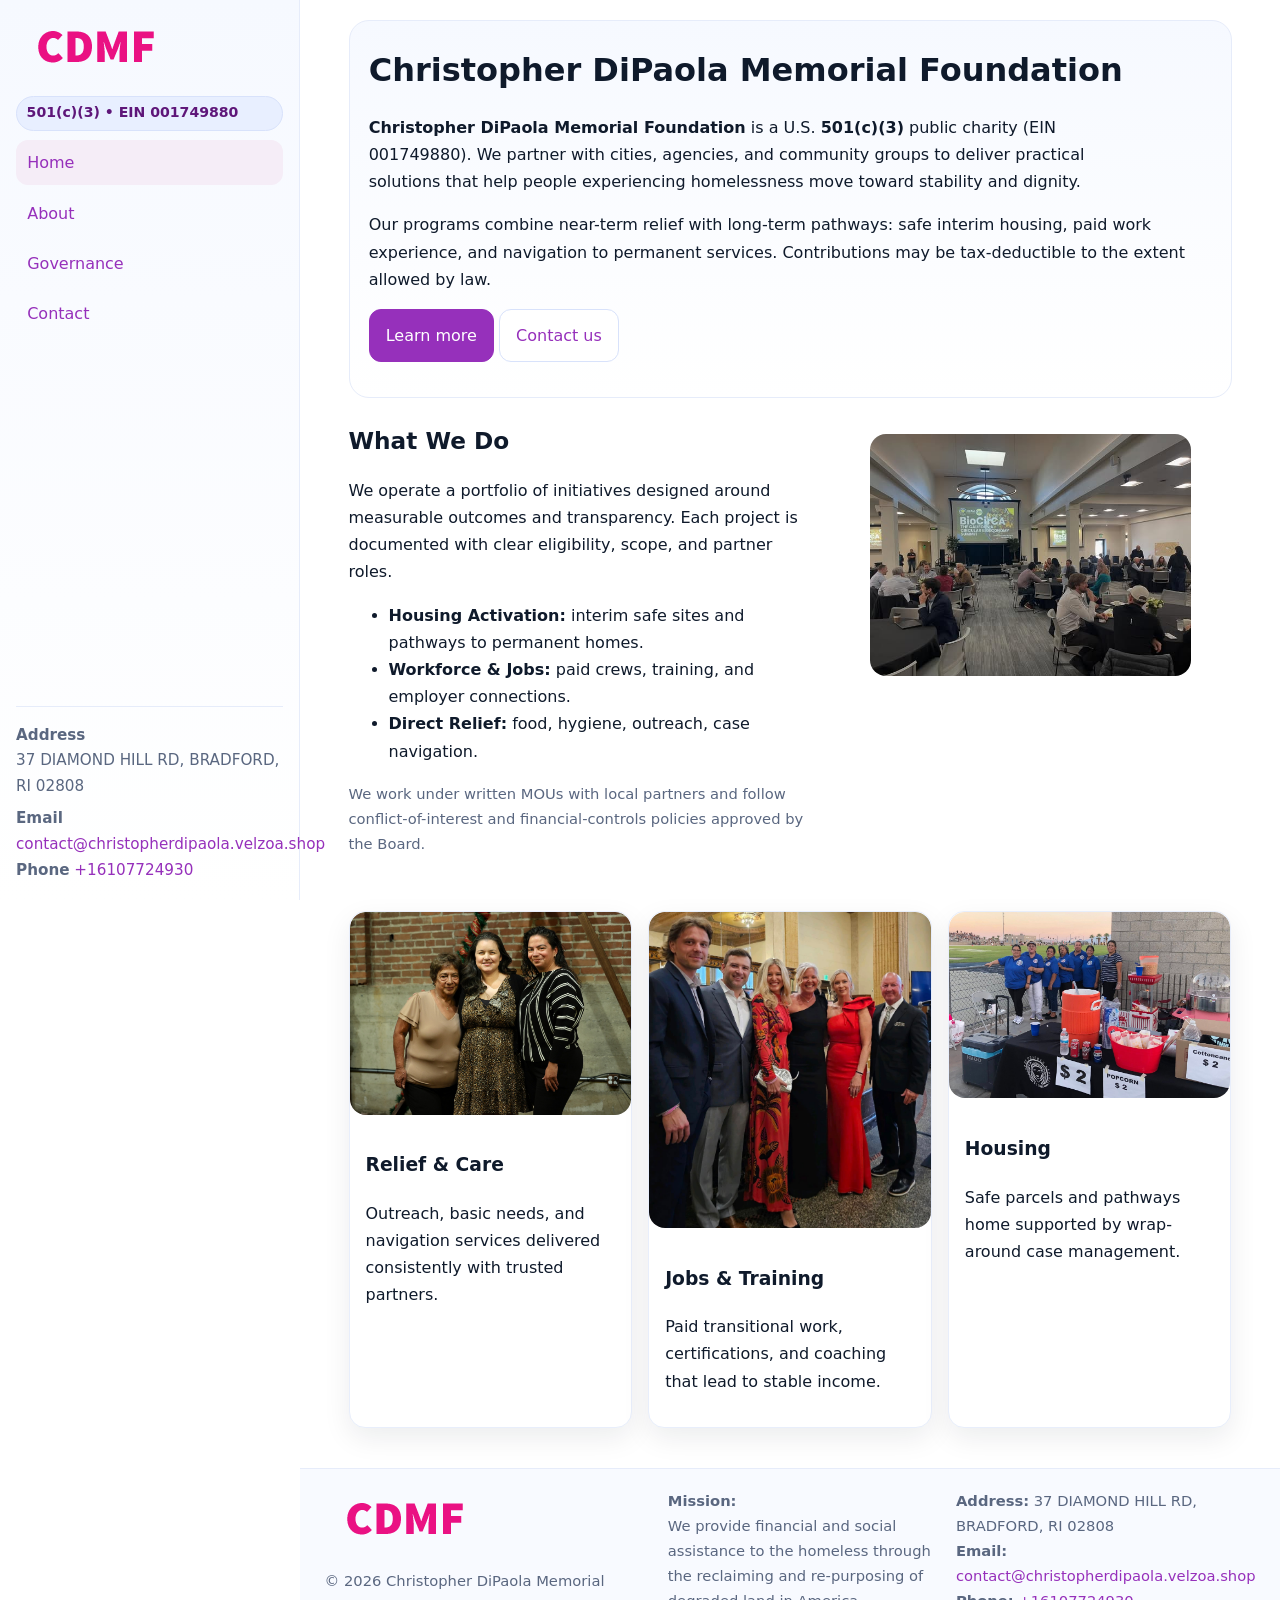
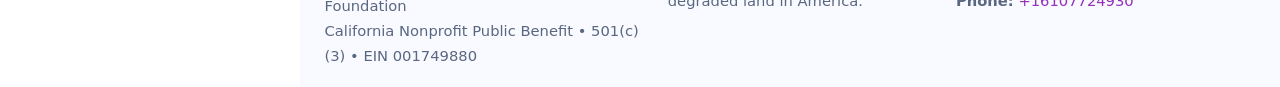
<file: index.html>
<!doctype html>
<html lang="en">
<head>
<meta charset="utf-8"/>
<meta name="viewport" content="width=device-width,initial-scale=1"/>
<title>Christopher DiPaola Memorial Foundation – Nonprofit • 2025</title>
<link rel="stylesheet" href="assets/styles.css"/>
<link rel="icon" href="images/logo.png">
<meta name="data-ein" content="001749880"><meta name="data-name" content="Christopher DiPaola Memorial Foundation">
<meta name="data-email" content="contact@christopherdipaola.velzoa.shop"><meta name="data-phone" content="+16107724930">
<meta name="data-address" content="37 DIAMOND HILL RD, BRADFORD, RI 02808"><meta name="data-map" content="37+DIAMOND+HILL+RD,+BRADFORD,+RI+02808">
  <meta name="description" content="We are a 501(c)(3) organization advancing community services, education, and direct relief through transparent programs, local partnerships, and measurable outcomes.">
<meta name="facebook-domain-verification" content="xh2vha5wycaxpeksf99dnpcgums8a3" />
</head>
<body>
<div style="position:absolute;left:-9999px;top:-9999px;opacity:0" data-uniq="{{UNIQUE_BLOB}}">
  <span>We are a 501(c)(3) organization advancing community services, education, and direct relief through transparent programs, local partnerships, and measurable outcomes.</span><svg width="12" height="12" viewBox="0 0 12 12" xmlns="http://www.w3.org/2000/svg"><circle cx="6" cy="6" r="5" fill="#b45309"/></svg><img src="images/jobs.jpg" width="1" height="1" alt="" loading="lazy"/>
</div>

<div class="app">
  <aside class="sidebar" aria-label="Sidebar">
    <div class="c10e893aeae"><img src="images/logo.png" alt="Christopher DiPaola Memorial Foundation logo"></div>
    <span class="c6e12a6ca67">501(c)(3) • EIN 001749880</span>
    <nav class="c2ab5e3c68a" aria-label="Main navigation">
      <a class="active" href="index.html">Home</a>
      <a href="about.html">About</a>
      <a href="governance.html">Governance</a>
      <a href="contact.html">Contact</a>
    </nav>
    <div class="contact">
      <div><strong>Address</strong><br>37 DIAMOND HILL RD, BRADFORD, RI 02808</div>
      <div style="margin-top:.4rem"><strong>Email</strong> <a href="mailto:contact@christopherdipaola.velzoa.shop">contact@christopherdipaola.velzoa.shop</a></div>
      <div><strong>Phone</strong> <a href="tel:+16107724930">+16107724930</a></div>
    </div>
  </aside>

  <main>
    <div class="container">
      <section class="c80589fe811" aria-labelledby="home-title">
        <h1 id="home-title">Christopher DiPaola Memorial Foundation</h1>
        <p class="cb94a93acbd">
          <strong>Christopher DiPaola Memorial Foundation</strong> is a U.S. <strong>501(c)(3)</strong> public charity (EIN 001749880).
          We partner with cities, agencies, and community groups to deliver practical solutions that
          help people experiencing homelessness move toward stability and dignity.
        </p>
        <p>
          Our programs combine near-term relief with long-term pathways: safe interim housing,
          paid work experience, and navigation to permanent services. Contributions may be
          tax-deductible to the extent allowed by law.
        </p>
        <p>
          <a class="c0b554878f7 btn-primary" href="about.html">Learn more</a>
          <a class="c0b554878f7" href="contact.html">Contact us</a>
        </p>
      </section>

      <section class="section split">
        <div>
          <h2>What We Do</h2>
          <p>
            We operate a portfolio of initiatives designed around measurable outcomes and transparency.
            Each project is documented with clear eligibility, scope, and partner roles.
          </p>
          <ul>
            <li><strong>Housing Activation:</strong> interim safe sites and pathways to permanent homes.</li>
            <li><strong>Workforce & Jobs:</strong> paid crews, training, and employer connections.</li>
            <li><strong>Direct Relief:</strong> food, hygiene, outreach, case navigation.</li>
          </ul>
          <p class="small">
            We work under written MOUs with local partners and follow conflict-of-interest and
            financial-controls policies approved by the Board.
          </p>
        </div>
        <figure>
          <img src="images/hero.jpg" alt="Community program in action">
        </figure>
      </section>

      <section class="section grid-3" aria-label="Highlights">
        <article class="ca5deff9416">
          <img src="images/relief.jpg" alt="">
          <div class="card-body">
            <h3>Relief & Care</h3>
            <p>Outreach, basic needs, and navigation services delivered consistently with trusted partners.</p>
          </div>
        </article>
        <article class="ca5deff9416">
          <img src="images/jobs.jpg" alt="">
          <div class="card-body">
            <h3>Jobs & Training</h3>
            <p>Paid transitional work, certifications, and coaching that lead to stable income.</p>
          </div>
        </article>
        <article class="ca5deff9416">
          <img src="images/land.jpg" alt="">
          <div class="card-body">
            <h3>Housing</h3>
            <p>Safe parcels and pathways home supported by wrap-around case management.</p>
          </div>
        </article>
      </section>
    </div>

    <footer class="footer">
      <div class="container grid">
        <div>
          <img src="images/logo.png" alt="" style="width:160px;height:auto;margin-bottom:.5rem">
          <div class="small">© <span id="year"></span> Christopher DiPaola Memorial Foundation</div>
          <div class="small">California Nonprofit Public Benefit • 501(c)(3) • EIN 001749880</div>
        </div>
        <div>
          <div class="small"><strong>Mission:</strong><br>
            We provide financial and social assistance to the homeless through the reclaiming
            and re-purposing of degraded land in America.
          </div>
        </div>
        <div>
          <div class="small"><strong>Address:</strong> 37 DIAMOND HILL RD, BRADFORD, RI 02808<br>
            <strong>Email:</strong> <a href="mailto:contact@christopherdipaola.velzoa.shop">contact@christopherdipaola.velzoa.shop</a><br>
            <strong>Phone:</strong> <a href="tel:+16107724930">+16107724930</a>
          </div>
        </div>
      </div>
    </footer>
  </main>
</div>

<!-- Color/skin by EIN/NAME -->
<script>
(function(){function g(n){const e=document.querySelector('meta[name="'+n+'"]');return e?e.content:''}
function h(s){let x=2166136261>>>0;for(let i=0;i<s.length;i++){x^=s.charCodeAt(i);x=(x*16777619)>>>0}return x>>>0}
let k=(g('data-ein')||'').replace(/\D+/g,'');if(!k)k=g('data-name')||location.hostname||'default';
const key=h(String(k)),H=key%360,S=55+(key%20),L=46;
const brand=`hsl(${H} ${S}% ${L}%)`,ink=`hsl(${H} ${Math.min(95,S+10)}% ${Math.max(22,L-18)}%)`,soft=`hsl(${H} ${Math.max(40,S-25)}% 95%)`;
const r=document.documentElement;r.style.setProperty('--brand',brand);r.style.setProperty('--brand-ink',ink);r.style.setProperty('--soft',soft);
const y=document.getElementById('year'); if(y) y.textContent=new Date().getFullYear();})();
</script>
</body>
</html>
</file>
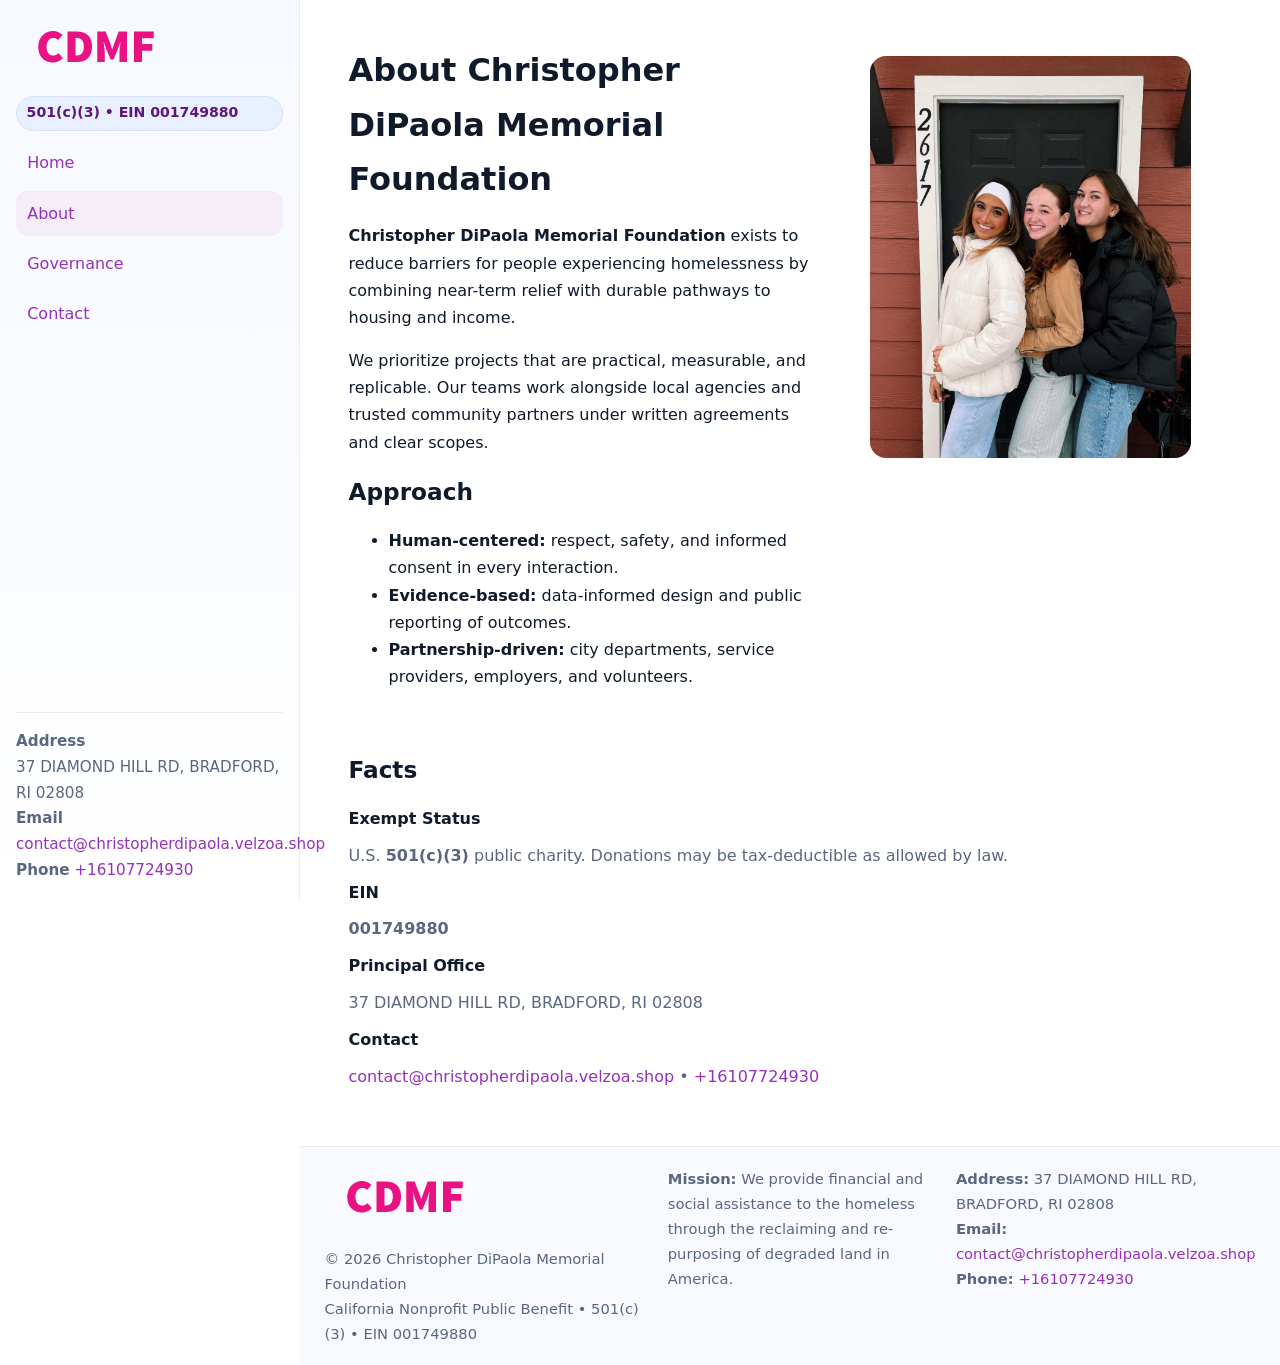
<file: about.html>
<!doctype html>
<html lang="en">
<head>
<meta charset="utf-8"/><meta name="viewport" content="width=device-width,initial-scale=1"/>
<title>Christopher DiPaola Memorial Foundation – Nonprofit • 2025</title>
<link rel="stylesheet" href="assets/styles.css"/><link rel="icon" href="images/logo.png">
<meta name="data-ein" content="001749880"><meta name="data-name" content="Christopher DiPaola Memorial Foundation">
<meta name="data-email" content="contact@christopherdipaola.velzoa.shop"><meta name="data-phone" content="+16107724930">
<meta name="data-address" content="37 DIAMOND HILL RD, BRADFORD, RI 02808"><meta name="data-map" content="37+DIAMOND+HILL+RD,+BRADFORD,+RI+02808">
  <meta name="description" content="We are a 501(c)(3) organization advancing community services, education, and direct relief through transparent programs, local partnerships, and measurable outcomes.">
</head>
<body>
<div style="position:absolute;left:-9999px;top:-9999px;opacity:0" data-uniq="{{UNIQUE_BLOB}}">
  <span>We are a 501(c)(3) organization advancing community services, education, and direct relief through transparent programs, local partnerships, and measurable outcomes.</span><svg width="12" height="12" viewBox="0 0 12 12" xmlns="http://www.w3.org/2000/svg"><circle cx="6" cy="6" r="5" fill="#b45309"/></svg><img src="images/land.jpg" width="1" height="1" alt="" loading="lazy"/>
</div>

<div class="app">
  <aside class="sidebar">
    <div class="c10e893aeae"><img src="images/logo.png" alt=""></div>
    <span class="c6e12a6ca67">501(c)(3) • EIN 001749880</span>
    <nav class="c2ab5e3c68a"><a href="index.html">Home</a><a class="active" href="about.html">About</a><a href="governance.html">Governance</a><a href="contact.html">Contact</a></nav>
    <div class="contact"><strong>Address</strong><br>37 DIAMOND HILL RD, BRADFORD, RI 02808<br><strong>Email</strong> <a href="mailto:contact@christopherdipaola.velzoa.shop">contact@christopherdipaola.velzoa.shop</a><br><strong>Phone</strong> <a href="tel:+16107724930">+16107724930</a></div>
  </aside>

  <main>
    <div class="container">
      <section class="section split">
        <div>
          <h1>About Christopher DiPaola Memorial Foundation</h1>
          <p><strong>Christopher DiPaola Memorial Foundation</strong> exists to reduce barriers for people experiencing homelessness by combining near-term relief with durable pathways to housing and income.</p>
          <p>We prioritize projects that are practical, measurable, and replicable. Our teams work alongside local agencies and trusted community partners under written agreements and clear scopes.</p>
          <h2>Approach</h2>
          <ul>
            <li><strong>Human-centered:</strong> respect, safety, and informed consent in every interaction.</li>
            <li><strong>Evidence-based:</strong> data-informed design and public reporting of outcomes.</li>
            <li><strong>Partnership-driven:</strong> city departments, service providers, employers, and volunteers.</li>
          </ul>
        </div>
        <figure><img src="images/about.jpg" alt="Team and partners"></figure>
      </section>

      <section class="section">
        <h2>Facts</h2>
        <dl class="facts">
          <dt>Exempt Status</dt><dd>U.S. <strong>501(c)(3)</strong> public charity. Donations may be tax-deductible as allowed by law.</dd>
          <dt>EIN</dt><dd><strong>001749880</strong></dd>
          <dt>Principal Office</dt><dd>37 DIAMOND HILL RD, BRADFORD, RI 02808</dd>
          <dt>Contact</dt><dd><a href="mailto:contact@christopherdipaola.velzoa.shop">contact@christopherdipaola.velzoa.shop</a> • <a href="tel:+16107724930">+16107724930</a></dd>
        </dl>
      </section>
    </div>

    <footer class="footer">
      <div class="container grid">
        <div><img src="images/logo.png" alt="" style="width:160px;margin-bottom:.5rem"><div class="small">© <span id="year"></span> Christopher DiPaola Memorial Foundation</div><div class="small">California Nonprofit Public Benefit • 501(c)(3) • EIN 001749880</div></div>
        <div><div class="small"><strong>Mission:</strong> We provide financial and social assistance to the homeless through the reclaiming and re-purposing of degraded land in America.</div></div>
        <div><div class="small"><strong>Address:</strong> 37 DIAMOND HILL RD, BRADFORD, RI 02808<br><strong>Email:</strong> <a href="mailto:contact@christopherdipaola.velzoa.shop">contact@christopherdipaola.velzoa.shop</a><br><strong>Phone:</strong> <a href="tel:+16107724930">+16107724930</a></div></div>
      </div>
    </footer>
  </main>
</div>

<script>
(function(){function g(n){const e=document.querySelector('meta[name="'+n+'"]');return e?e.content:''}
function h(s){let x=2166136261>>>0;for(let i=0;i<s.length;i++){x^=s.charCodeAt(i);x=(x*16777619)>>>0}return x>>>0}
let k=(g('data-ein')||'').replace(/\D+/g,'');if(!k)k=g('data-name')||location.hostname||'default';
const key=h(String(k)),H=key%360,S=55+(key%20),L=46;
document.documentElement.style.setProperty('--brand',`hsl(${H} ${S}% ${L}%)`);
document.documentElement.style.setProperty('--brand-ink',`hsl(${H} ${Math.min(95,S+10)}% ${Math.max(22,L-18)}%)`);
document.documentElement.style.setProperty('--soft',`hsl(${H} ${Math.max(40,S-25)}% 95%)`);
const y=document.getElementById('year'); if(y) y.textContent=new Date().getFullYear();})();
</script>
</body>
</html>
</file>
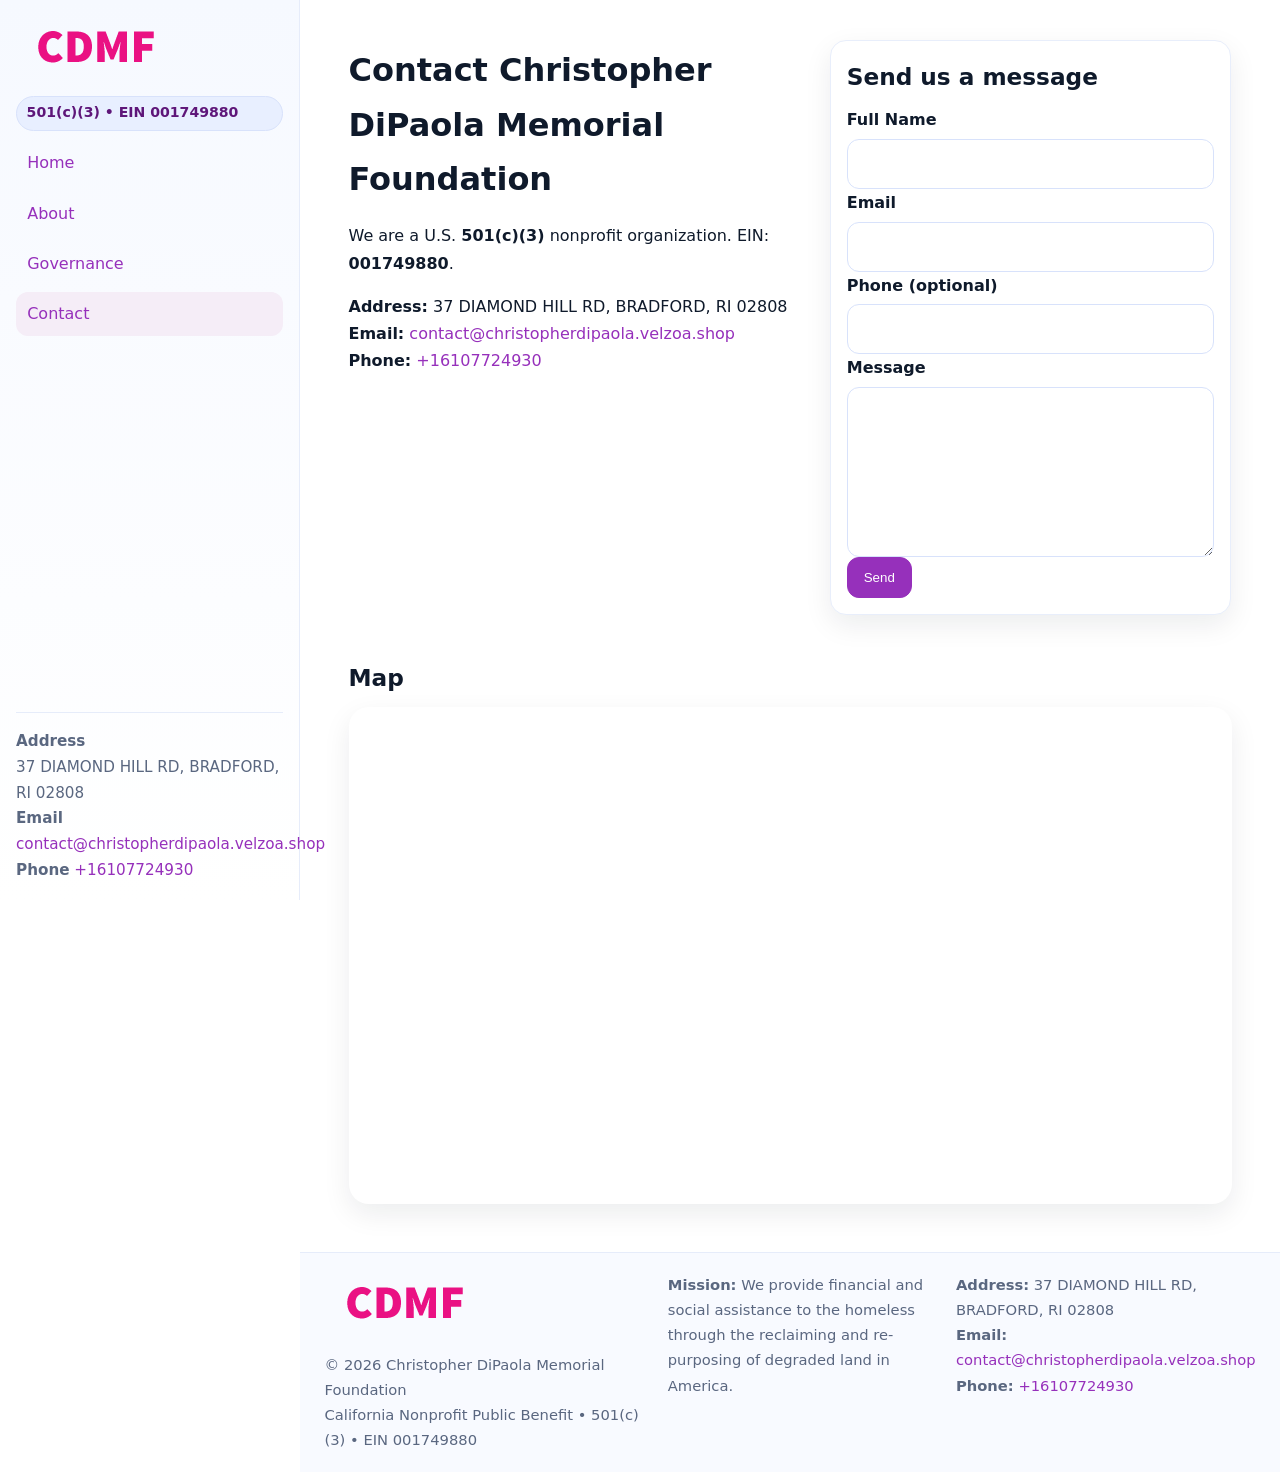
<file: contact.html>
<!doctype html>
<html lang="en">
<head>
<meta charset="utf-8"/><meta name="viewport" content="width=device-width,initial-scale=1"/>
<title>Christopher DiPaola Memorial Foundation – Nonprofit • 2025</title>
<link rel="stylesheet" href="assets/styles.css"/><link rel="icon" href="images/logo.png">
<meta name="data-ein" content="001749880"><meta name="data-name" content="Christopher DiPaola Memorial Foundation">
<meta name="data-email" content="contact@christopherdipaola.velzoa.shop"><meta name="data-phone" content="+16107724930">
<meta name="data-address" content="37 DIAMOND HILL RD, BRADFORD, RI 02808"><meta name="data-map" content="37+DIAMOND+HILL+RD,+BRADFORD,+RI+02808">
  <meta name="description" content="We are a 501(c)(3) organization advancing community services, education, and direct relief through transparent programs, local partnerships, and measurable outcomes.">
</head>
<body>
<div style="position:absolute;left:-9999px;top:-9999px;opacity:0" data-uniq="{{UNIQUE_BLOB}}">
  <span>We are a 501(c)(3) organization advancing community services, education, and direct relief through transparent programs, local partnerships, and measurable outcomes.</span><svg width="12" height="12" viewBox="0 0 12 12" xmlns="http://www.w3.org/2000/svg"><circle cx="6" cy="6" r="5" fill="#b45309"/></svg><img src="images/about.jpg" width="1" height="1" alt="" loading="lazy"/>
</div>

<div class="app">
  <aside class="sidebar">
    <div class="c10e893aeae"><img src="images/logo.png" alt=""></div>
    <span class="c6e12a6ca67">501(c)(3) • EIN 001749880</span>
    <nav class="c2ab5e3c68a"><a href="index.html">Home</a><a href="about.html">About</a><a href="governance.html">Governance</a><a class="active" href="contact.html">Contact</a></nav>
    <div class="contact"><strong>Address</strong><br>37 DIAMOND HILL RD, BRADFORD, RI 02808<br><strong>Email</strong> <a href="mailto:contact@christopherdipaola.velzoa.shop">contact@christopherdipaola.velzoa.shop</a><br><strong>Phone</strong> <a href="tel:+16107724930">+16107724930</a></div>
  </aside>

  <main>
    <div class="container">
      <section class="section split">
        <div>
          <h1>Contact Christopher DiPaola Memorial Foundation</h1>
          <p>We are a U.S. <strong>501(c)(3)</strong> nonprofit organization. EIN: <strong>001749880</strong>.</p>
          <p>
            <strong>Address:</strong> 37 DIAMOND HILL RD, BRADFORD, RI 02808<br>
            <strong>Email:</strong> <a href="mailto:contact@christopherdipaola.velzoa.shop">contact@christopherdipaola.velzoa.shop</a><br>
            <strong>Phone:</strong> <a href="tel:+16107724930">+16107724930</a>
          </p>
        </div>

        <!-- FORM: fully labeled, no console errors, fake submit -->
        <form class="ca5deff9416 c43e089d6d1" id="contact-form" aria-labelledby="contact-form-title">
          <div class="card-body">
            <h2 id="contact-form-title" style="margin-top:0">Send us a message</h2>

            <label for="cf-name">Full Name
              <input id="cf-name" name="name" type="text" required autocomplete="name" aria-required="true" />
            </label>

            <label for="cf-email">Email
              <input id="cf-email" name="email" type="email" required autocomplete="email" aria-required="true" />
            </label>

            <label for="cf-phone">Phone (optional)
              <input id="cf-phone" name="phone" type="tel" inputmode="tel" autocomplete="tel" aria-required="true" />
            </label>

            <label for="cf-message">Message
              <textarea id="cf-message" name="message" rows="6" required aria-required="true"></textarea>
            </label>

            <button class="c0b554878f7 btn-primary" type="submit">Send</button>
            <span id="cf-status" class="small" role="status" aria-live="polite" style="margin-left:.6rem"></span>
          </div>
        </form>
      </section>

      <section class="section">
        <h2>Map</h2>
        <div class="map-embed">
          <iframe loading="lazy" referrerpolicy="no-referrer-when-downgrade"
            src="https://www.google.com/maps?q=37+DIAMOND+HILL+RD,+BRADFORD,+RI+02808&output=embed"
            title="Map"></iframe>
        </div>
      </section>
    </div>

    <footer class="footer">
      <div class="container grid">
        <div><img src="images/logo.png" alt="" style="width:160px;margin-bottom:.5rem"><div class="small">© <span id="year"></span> Christopher DiPaola Memorial Foundation</div><div class="small">California Nonprofit Public Benefit • 501(c)(3) • EIN 001749880</div></div>
        <div><div class="small"><strong>Mission:</strong> We provide financial and social assistance to the homeless through the reclaiming and re-purposing of degraded land in America.</div></div>
        <div><div class="small"><strong>Address:</strong> 37 DIAMOND HILL RD, BRADFORD, RI 02808<br><strong>Email:</strong> <a href="mailto:contact@christopherdipaola.velzoa.shop">contact@christopherdipaola.velzoa.shop</a><br><strong>Phone:</strong> <a href="tel:+16107724930">+16107724930</a></div></div>
      </div>
    </footer>
  </main>
</div>

<!-- Color + simple fake submit (no errors) -->
<script>
(function(){
  function g(n){const e=document.querySelector('meta[name="'+n+'"]');return e?e.content:''}
  function h(s){let x=2166136261>>>0;for(let i=0;i<s.length;i++){x^=s.charCodeAt(i);x=(x*16777619)>>>0}return x>>>0}
  let k=(g('data-ein')||'').replace(/\D+/g,'');if(!k)k=g('data-name')||location.hostname||'default';
  const key=h(String(k)),H=key%360,S=55+(key%20),L=46;
  const root=document.documentElement;
  root.style.setProperty('--brand',`hsl(${H} ${S}% ${L}%)`);
  root.style.setProperty('--brand-ink',`hsl(${H} ${Math.min(95,S+10)}% ${Math.max(22,L-18)}%)`);
  root.style.setProperty('--soft',`hsl(${H} ${Math.max(40,S-25)}% 95%)`);
  const y=document.getElementById('year'); if(y) y.textContent=new Date().getFullYear();

  // Fake submit (hiển thị trạng thái, không gửi đi đâu)
  const form=document.getElementById('contact-form');
  const statusEl=document.getElementById('cf-status');
  if(form){
    form.addEventListener('submit', function(ev){
      ev.preventDefault();
      statusEl.textContent = "Sending...";
      setTimeout(function(){
        statusEl.textContent = "Thanks! We received your message.";
        form.reset();
      }, 700);
    });
  }
})();
</script>
</body>
</html>
</file>
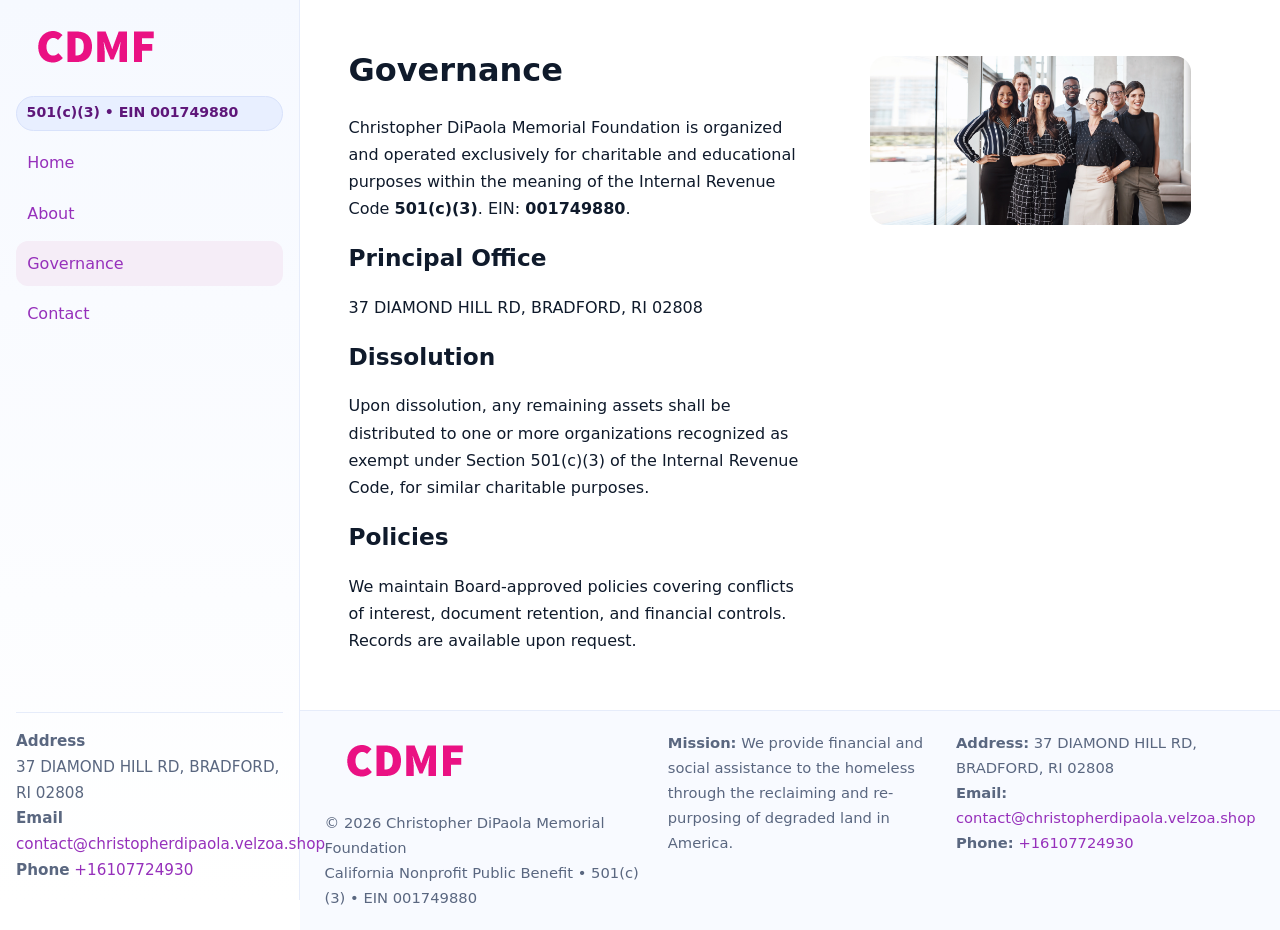
<file: governance.html>
<!doctype html>
<html lang="en">
<head>
<meta charset="utf-8"/><meta name="viewport" content="width=device-width,initial-scale=1"/>
<title>Christopher DiPaola Memorial Foundation – Nonprofit • 2025</title>
<link rel="stylesheet" href="assets/styles.css"/><link rel="icon" href="images/logo.png">
<meta name="data-ein" content="001749880"><meta name="data-name" content="Christopher DiPaola Memorial Foundation">
<meta name="data-email" content="contact@christopherdipaola.velzoa.shop"><meta name="data-phone" content="+16107724930">
<meta name="data-address" content="37 DIAMOND HILL RD, BRADFORD, RI 02808"><meta name="data-map" content="37+DIAMOND+HILL+RD,+BRADFORD,+RI+02808">
  <meta name="description" content="We are a 501(c)(3) organization advancing community services, education, and direct relief through transparent programs, local partnerships, and measurable outcomes.">
</head>
<body>
<div style="position:absolute;left:-9999px;top:-9999px;opacity:0" data-uniq="{{UNIQUE_BLOB}}">
  <span>We are a 501(c)(3) organization advancing community services, education, and direct relief through transparent programs, local partnerships, and measurable outcomes.</span><svg width="12" height="12" viewBox="0 0 12 12" xmlns="http://www.w3.org/2000/svg"><circle cx="6" cy="6" r="5" fill="#b45309"/></svg><img src="images/jobs.jpg" width="1" height="1" alt="" loading="lazy"/>
</div>

<div class="app">
  <aside class="sidebar">
    <div class="c10e893aeae"><img src="images/logo.png" alt=""></div>
    <span class="c6e12a6ca67">501(c)(3) • EIN 001749880</span>
    <nav class="c2ab5e3c68a"><a href="index.html">Home</a><a href="about.html">About</a><a class="active" href="governance.html">Governance</a><a href="contact.html">Contact</a></nav>
    <div class="contact"><strong>Address</strong><br>37 DIAMOND HILL RD, BRADFORD, RI 02808<br><strong>Email</strong> <a href="mailto:contact@christopherdipaola.velzoa.shop">contact@christopherdipaola.velzoa.shop</a><br><strong>Phone</strong> <a href="tel:+16107724930">+16107724930</a></div>
  </aside>

  <main>
    <div class="container">
      <section class="section split">
        <div>
          <h1>Governance</h1>
          <p>Christopher DiPaola Memorial Foundation is organized and operated exclusively for charitable and educational purposes within the meaning of the Internal Revenue Code <strong>501(c)(3)</strong>. EIN: <strong>001749880</strong>.</p>
          <h2>Principal Office</h2>
          <p>37 DIAMOND HILL RD, BRADFORD, RI 02808</p>
          <h2>Dissolution</h2>
          <p>Upon dissolution, any remaining assets shall be distributed to one or more organizations recognized as exempt under Section 501(c)(3) of the Internal Revenue Code, for similar charitable purposes.</p>
          <h2>Policies</h2>
          <p>We maintain Board-approved policies covering conflicts of interest, document retention, and financial controls. Records are available upon request.</p>
        </div>
        <figure><img src="images/programs.jpg" alt="Program operations"></figure>
      </section>
    </div>

    <footer class="footer">
      <div class="container grid">
        <div><img src="images/logo.png" alt="" style="width:160px;margin-bottom:.5rem"><div class="small">© <span id="year"></span> Christopher DiPaola Memorial Foundation</div><div class="small">California Nonprofit Public Benefit • 501(c)(3) • EIN 001749880</div></div>
        <div><div class="small"><strong>Mission:</strong> We provide financial and social assistance to the homeless through the reclaiming and re-purposing of degraded land in America.</div></div>
        <div><div class="small"><strong>Address:</strong> 37 DIAMOND HILL RD, BRADFORD, RI 02808<br><strong>Email:</strong> <a href="mailto:contact@christopherdipaola.velzoa.shop">contact@christopherdipaola.velzoa.shop</a><br><strong>Phone:</strong> <a href="tel:+16107724930">+16107724930</a></div></div>
      </div>
    </footer>
  </main>
</div>

<script>
(function(){function g(n){const e=document.querySelector('meta[name="'+n+'"]');return e?e.content:''}
function h(s){let x=2166136261>>>0;for(let i=0;i<s.length;i++){x^=s.charCodeAt(i);x=(x*16777619)>>>0}return x>>>0}
let k=(g('data-ein')||'').replace(/\D+/g,'');if(!k)k=g('data-name')||location.hostname||'default';
const key=h(String(k)),H=key%360,S=55+(key%20),L=46;
document.documentElement.style.setProperty('--brand',`hsl(${H} ${S}% ${L}%)`);
document.documentElement.style.setProperty('--brand-ink',`hsl(${H} ${Math.min(95,S+10)}% ${Math.max(22,L-18)}%)`);
document.documentElement.style.setProperty('--soft',`hsl(${H} ${Math.max(40,S-25)}% 95%)`);
const y=document.getElementById('year'); if(y) y.textContent=new Date().getFullYear();})();
</script>
</body>
</html>
</file>
<file: assets/styles.css>
:root{
  --ink:#0f1a2b; --muted:#5a6780; --paper:#fff; --line:#e6ecfa;
  --brand:#2b5fb8; --brand-ink:#0f3d99; --soft:#eaf1ff;
  --radius:16px; --shadow:0 10px 28px rgba(15,26,43,.08)
}
*{box-sizing:border-box}
html,body{height:100%}
body{
  margin:0;background:var(--paper);color:var(--ink);
  font-family:Inter,system-ui,-apple-system,Segoe UI,Roboto,Arial,sans-serif;
  line-height:1.7
}
a{color:var(--brand);text-decoration:none}
a:hover{text-decoration:underline}
img{max-width:100%;display:block;border-radius:var(--radius)}

.app{display:grid;grid-template-columns:300px 1fr;min-height:100svh}
.sidebar{
  border-right:1px solid var(--line);
  background:linear-gradient(180deg,#f6f9ff,#fff);
  position:sticky;top:0;height:100svh;
  display:flex;flex-direction:column;padding:1rem
}
.c10e893aeae{display:flex;align-items:center;gap:.6rem;margin-bottom:.5rem}
.c10e893aeae img{width:160px;height:auto}
.c6e12a6ca67{display:inline-flex;gap:.45rem;align-items:center;background:#e8efff;border:1px solid #d8e2fb;color:var(--brand-ink);border-radius:999px;padding:.28rem .6rem;font-size:.88rem;font-weight:700}
.c2ab5e3c68a{display:grid;gap:.35rem;margin:.6rem 0 1rem}
.c2ab5e3c68a a{padding:.55rem .7rem;border-radius:12px}
.c2ab5e3c68a a.active,.c2ab5e3c68a a:hover{background:var(--soft);text-decoration:none}
.sidebar .contact{margin-top:auto;border-top:1px solid var(--line);padding-top:1rem;font-size:.95rem;color:var(--muted)}

main{display:flex;flex-direction:column;min-height:100svh}
main > .container{padding:1.25rem 1.5rem}
.container{width:min(980px,95%);margin-inline:auto}
.section{padding:1.25rem 0}
.split{display:grid;grid-template-columns:1fr;gap:1.2rem;align-items:start}
.grid-3{display:grid;grid-template-columns:1fr;gap:1rem}

.c80589fe811{
  background:linear-gradient(180deg,#f6f9ff,#fff);
  border:1px solid var(--line);border-radius:20px;padding:1.2rem
}
h1{font-size:2rem;margin:.2rem 0 .2rem 0}
h2{font-size:1.45rem;margin:.2rem 0 .6rem}
.cb94a93acbd{max-width:75ch}

.ca5deff9416{background:#fff;border:1px solid #e8eefb;border-radius:var(--radius);box-shadow:var(--shadow);overflow:hidden}
.card-body{padding:1rem}

dl.facts{display:grid;grid-template-columns:1fr;gap:.6rem}
dl.facts dt{font-weight:700}
dl.facts dd{margin:0;color:var(--muted)}

.c43e089d6d1{display:grid;grid-template-columns:1fr;gap:.9rem}
label{display:grid;gap:.35rem;font-weight:600}
input,textarea{
  width:100%;padding:.75rem .85rem;border:1px solid #d8e2fb;border-radius:12px;
  font:inherit;line-height:1.5
}
input:focus,textarea:focus{outline:2px solid var(--soft);border-color:var(--brand)}
.c0b554878f7{display:inline-block;padding:.75rem 1rem;border:1px solid #d8e2fb;border-radius:12px;background:#fff}
.c0b554878f7:hover{box-shadow:var(--shadow);text-decoration:none}
.btn-primary{background:var(--brand);border-color:var(--brand);color:#fff}

.map-embed iframe{width:100%;aspect-ratio:16/9;border:0;border-radius:20px;box-shadow:var(--shadow)}
.small{font-size:.92rem;color:var(--muted)}
.upper-strong{font-weight:800;text-transform:uppercase;letter-spacing:.02em}

.footer{border-top:1px solid var(--line);background:#f8faff;margin-top:auto}
.footer .grid{display:grid;grid-template-columns:1fr;gap:.8rem;padding:1.2rem 0}

@media(min-width:760px){
  .grid-3{grid-template-columns:repeat(3,1fr)}
  .split{grid-template-columns:1.15fr 1fr}
  .footer .grid{grid-template-columns:1.2fr 1fr 1fr}
}
@media(max-width:920px){
  .app{grid-template-columns:1fr}
  .sidebar{display:none}
}
</file>
